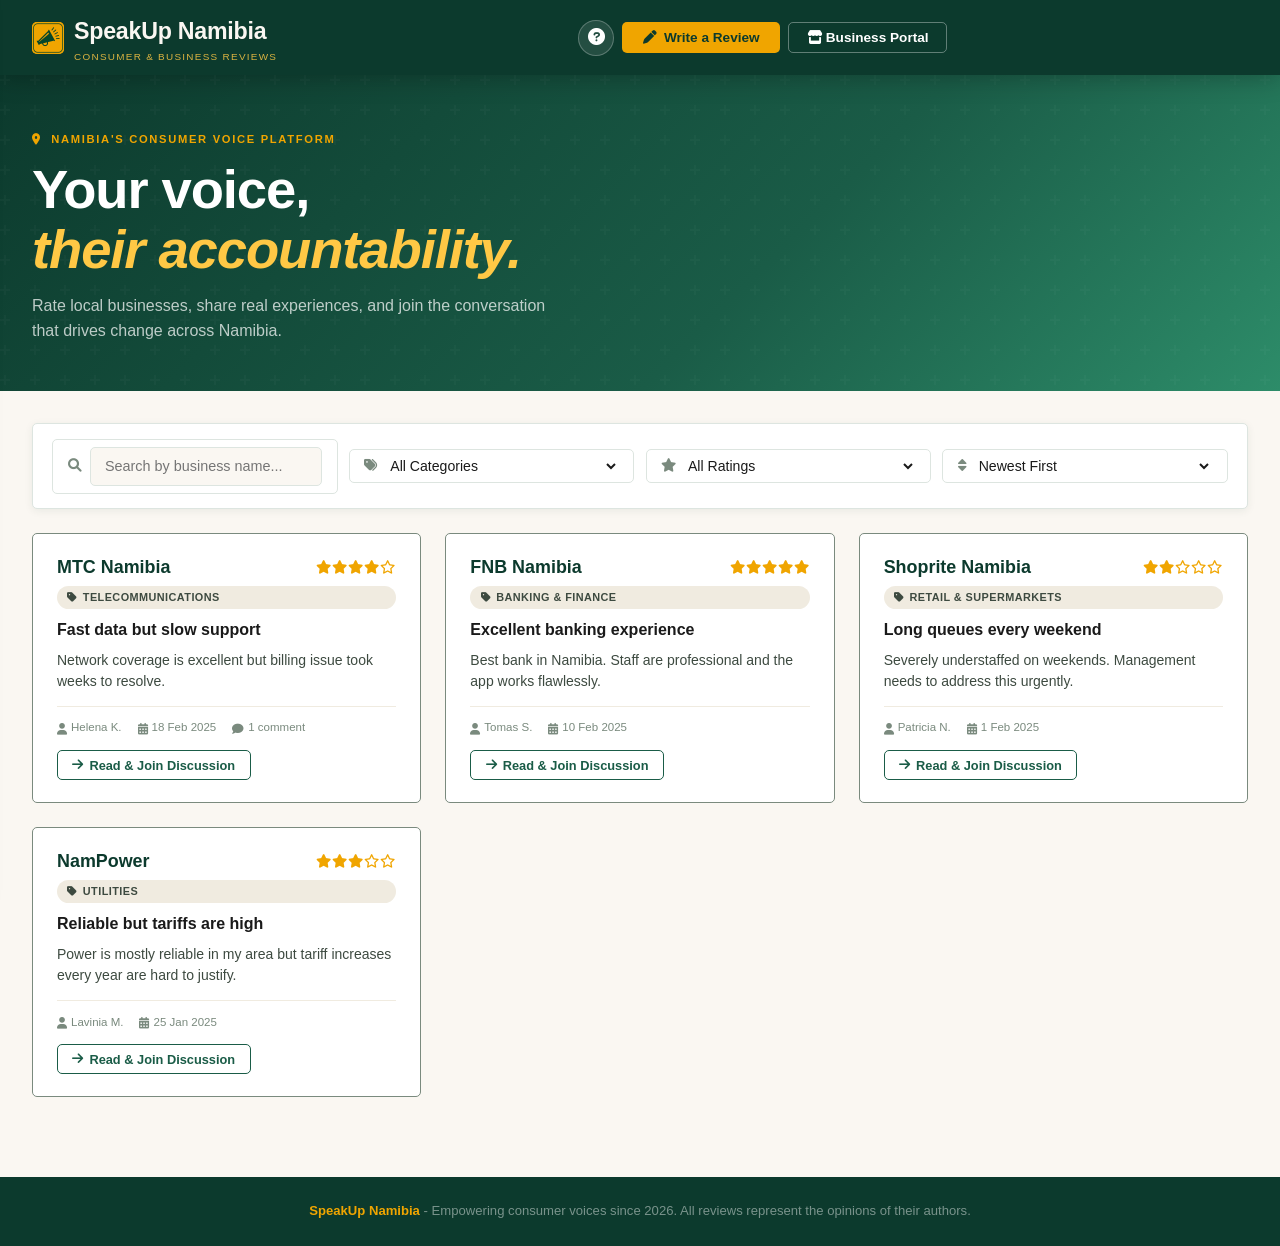
<file: index.html>
<!DOCTYPE html>
<html lang="en">

<head>
  <meta charset="UTF-8">
  <meta name="viewport" content="width=device-width, initial-scale=1.0, viewport-fit=cover">

  <!-- Primary SEO Meta Tags -->
  <title>SpeakUp Namibia</title>
  <meta name="description"
    content="SpeakUp Namibia is the country's leading consumer review platform. Read and write honest reviews about Namibian businesses, share experiences, and hold companies accountable.">
  <meta name="keywords"
    content="Namibia reviews, consumer feedback, business ratings, SpeakUp Namibia, customer reviews, Namibia business directory, verified business">
  <meta name="author" content="SpeakUp Namibia">
  <meta name="robots" content="index, follow">
  <meta name="theme-color" content="#0c3a2d">

  <!-- Canonical URL (absolute via JS fallback) -->
  <link rel="canonical" href="https://speakupnamibia.com/">

  <!-- Open Graph / Facebook -->
  <meta property="og:type" content="website">
  <meta property="og:title" content="SpeakUp Namibia - Your Voice, Their Accountability">
  <meta property="og:description"
    content="Rate and review Namibian businesses. Join thousands of consumers making informed choices and driving service excellence.">
  <meta property="og:image" content="./logo-icon.png">
  <meta property="og:url" content="https://speakupnamibia.com/">
  <meta property="og:site_name" content="SpeakUp Namibia">

  <!-- Twitter Card -->
  <meta name="twitter:card" content="summary_large_image">
  <meta name="twitter:title" content="SpeakUp Namibia - Consumer Reviews Platform">
  <meta name="twitter:description"
    content="Read authentic consumer reviews for businesses across Namibia. Share your experience and help improve accountability.">
  <meta name="twitter:image" content="./logo-icon.png">

  <!-- Structured Data: Organization + WebSite -->
  <script type="application/ld+json">
  {
    "@context": "https://schema.org",
    "@type": "Organization",
    "name": "SpeakUp Namibia",
    "url": "https://speakupnamibia.com",
    "logo": "https://speakupnamibia.com/logo-icon.png",
    "description": "Namibia's premier consumer review platform connecting customers and businesses through transparent feedback.",
    "sameAs": [
      "https://www.facebook.com/speakupnamibia",
      "https://twitter.com/speakupnamibia"
    ],
    "address": {
      "@type": "PostalAddress",
      "addressCountry": "NA"
    }
  }
  </script>
  <script type="application/ld+json">
  {
    "@context": "https://schema.org",
    "@type": "WebSite",
    "name": "SpeakUp Namibia",
    "url": "https://speakupnamibia.com",
    "potentialAction": {
      "@type": "SearchAction",
      "target": "https://speakupnamibia.com/?search={search_term_string}",
      "query-input": "required name=search_term_string"
    }
  }
  </script>

  <link rel="stylesheet" href="style.css">
  <link rel="shortcut icon" href="./logo-icon.png" type="image/x-icon">
  <link rel="stylesheet" href="https://cdnjs.cloudflare.com/ajax/libs/font-awesome/6.0.0-beta3/css/all.min.css">

  <!-- Dynamic absolute URLs for social images (works on any domain) -->
  <script>
    (function () {
      const origin = window.location.origin;
      const setMetaImage = (property, url) => {
        let meta = document.querySelector(`meta[property="${property}"], meta[name="${property}"]`);
        if (meta) meta.setAttribute('content', url);
      };
      if (origin) {
        const absoluteLogo = origin + '/logo-icon.png';
        setMetaImage('og:image', absoluteLogo);
        setMetaImage('twitter:image', absoluteLogo);
        // update canonical in case of non-root path
        const canonicalLink = document.querySelector('link[rel="canonical"]');
        if (canonicalLink && window.location.pathname === '/') canonicalLink.href = origin + '/';
      }
    })();
  </script>
</head>

<body>
  <!-- Accessibility skip link -->
  <a href="#main-content" class="skip-link"
    style="position:absolute; left:-10000px; top:auto; width:1px; height:1px; overflow:hidden;">Skip to main content</a>

  <!-- MOBILE SIDEBAR OVERLAY -->
  <div class="consumer-sidebar-overlay" id="consumerSidebarOverlay"></div>

  <!-- MOBILE SIDEBAR -->
  <aside class="consumer-sidebar" id="consumerSidebar" aria-label="Mobile navigation menu">
    <div class="consumer-sidebar-top">
      <span class="consumer-sidebar-logo"><img class="logo-image" src="./logo-icon.png" alt="SpeakUp Namibia Logo">
        SpeakUp</span>
      <button class="consumer-sidebar-close" id="consumerSidebarClose" aria-label="Close menu">&#x2715;</button>
    </div>
    <nav class="consumer-sidebar-nav" aria-label="Sidebar navigation">
      <button id="sidebarWriteReviewBtn" class="consumer-snav-btn"><i class="fas fa-pen"></i> Write a Review</button>
      <button id="sidebarBizPortalBtn" class="consumer-snav-btn"><i class="fas fa-store"></i> Business Portal</button>
      <button id="sidebarHelpBtn" class="consumer-snav-btn"><i class="fas fa-circle-question"></i> How It Works</button>
    </nav>
    <div id="consumerSidebarBizInfo" class="consumer-sidebar-biz-info"></div>
  </aside>

  <nav class="top-nav" aria-label="Main navigation">
    <div class="logo-area">
      <h2><span class="logo-icon"><img class="logo-image" src="./logo-icon.png"
            alt="SpeakUp Namibia home"></span><span>SpeakUp Namibia<span class="logo-sub">Consumer & Business
            Reviews</span></span></h2>
    </div>
    <div class="nav-buttons">
      <button id="openHelpBtn" class="btn-help" title="How SpeakUp works" aria-label="Help"><i
          class="fas fa-circle-question"></i></button>
      <button id="openWriteReviewBtnNav" class="btn-primary"><i class="fas fa-pen"></i> Write a Review</button>
      <button id="openBusinessAuthBtn" class="btn-sm btn-outline-light"><i class="fas fa-store"></i> Business
        Portal</button>
      <button class="consumer-hamburger" id="consumerHamburger" aria-label="Open menu"><i
          class="fas fa-bars"></i></button>
    </div>
    <div id="businessSessionInfo"></div>
  </nav>

  <div class="hero">
    <div class="hero-flag-mobile" aria-hidden="true">
      <div class="hf-blue"></div>
      <div class="hf-white"></div>
      <div class="hf-green"></div>
      <div class="hf-stripe"></div>
      <div class="hf-sun"><i class="fas fa-sun"></i></div>
    </div>
    <div class="hero-inner">
      <p class="hero-eyebrow"><i class="fas fa-map-marker-alt"></i>&nbsp; Namibia's Consumer Voice Platform</p>
      <h1>Your voice,<br><em>their accountability.</em></h1>
      <p class="hero-tagline">Rate local businesses, share real experiences, and join the conversation that drives
        change across Namibia.</p>
    </div>
  </div>

  <div class="page-body" id="main-content">
    <div class="controls-bar">
      <div class="control-input"><i class="fas fa-search"></i><input type="text" id="searchBusiness"
          placeholder="Search by business name..."></div>
      <div class="control-input"><i class="fas fa-tags"></i><select id="categoryFilter" aria-label="Filter by category">
          <option value="all">All Categories</option>
        </select></div>
      <div class="control-input"><i class="fas fa-star"></i><select id="ratingFilter"
          aria-label="Filter by rating"></select></div>
      <div class="control-input"><i class="fas fa-sort"></i><select id="sortBy" aria-label="Sort reviews">
          <option value="newest">Newest First</option>
          <option value="highest">Highest Rated</option>
        </select></div>
    </div>
    <div id="liveToast" class="live-toast" style="display:none;" role="alert" aria-live="polite"></div>
    <div id="reviewsContainer" class="reviews-grid">
      <div class="empty-state"><i class="fas fa-spinner fa-spin"></i><br>Loading reviews…</div>
    </div>
  </div>

  <footer class="site-footer">
    <strong>SpeakUp Namibia</strong> - Empowering consumer voices since <span id="currentYear"></span>. All reviews
    represent the opinions of their authors.
  </footer>

  <!-- HELP MODAL -->
  <div id="helpModal" class="modal" role="dialog" aria-modal="true" aria-labelledby="helpModalTitle">
    <div class="modal-content" style="max-width:560px;">
      <div class="modal-header">
        <span class="modal-title" id="helpModalTitle"><i class="fas fa-circle-question"
            style="color:var(--amber);margin-right:10px;"></i>How SpeakUp Namibia Works</span>
        <button class="btn-close" onclick="closeModal('helpModal')" aria-label="Close">&#x2715;</button>
      </div>
      <div class="help-steps">
        <div class="help-step">
          <div class="help-num">1</div>
          <div><strong>Write a Review</strong>
            <p>Share your honest experience with any Namibian business — no account needed. Choose stars, write your
              story, and publish instantly.</p>
          </div>
        </div>
        <div class="help-step">
          <div class="help-num">2</div>
          <div><strong>Browse &amp; Filter</strong>
            <p>Search by business name, filter by category or star rating, and sort to find the most relevant reviews
              quickly.</p>
          </div>
        </div>
        <div class="help-step">
          <div class="help-num">3</div>
          <div><strong>Join the Conversation</strong>
            <p>Open any review to read the full story, comment, and reply. Verified businesses can respond officially
              with their badge.</p>
          </div>
        </div>
        <div class="help-step">
          <div class="help-num">4</div>
          <div><strong>Business Portal</strong>
            <p>Business owners subscribe for <strong>N$200/month</strong> to get a Verified Badge, full analytics
              dashboard, reply to reviews, live alerts, and subscription management.</p>
          </div>
        </div>
      </div>
    </div>
  </div>

  <!-- WRITE REVIEW MODAL -->
  <div id="newReviewModal" class="modal" role="dialog" aria-modal="true" aria-labelledby="newReviewTitle">
    <div class="modal-content">
      <div class="modal-header"><span class="modal-title" id="newReviewTitle">Share Your Experience</span><button
          class="btn-close" id="closeNewModalBtn" aria-label="Close">&#x2715;</button></div>
      <form id="reviewForm" novalidate>
        <div class="form-group"><label for="businessName">Business Name *</label><input type="text" id="businessName"
            required></div>
        <div class="form-group"><label for="reviewCategory">Category *</label><select id="reviewCategory" required>
            <option value="">Select a category…</option>
          </select></div>
        <div class="form-group"><label>Your Rating *</label>
          <div id="ratingStarsInput" class="star-rating" role="radiogroup" aria-label="Rating">
            <i data-value="1" class="far fa-star" aria-label="1 star"></i><i data-value="2" class="far fa-star"
              aria-label="2 stars"></i><i data-value="3" class="far fa-star" aria-label="3 stars"></i><i data-value="4"
              class="far fa-star" aria-label="4 stars"></i><i data-value="5" class="far fa-star"
              aria-label="5 stars"></i>
          </div>
          <input type="hidden" id="selectedRating" value="0">
        </div>
        <div class="form-group"><label for="reviewTitle">Review Title *</label><input type="text" id="reviewTitle"
            required></div>
        <div class="form-group"><label for="reviewContent">Your Story *</label><textarea rows="4" id="reviewContent"
            required></textarea></div>
        <div class="form-group"><label for="userName">Your Name *</label><input type="text" id="userName"
            placeholder="Full name" required></div>
        <div class="modal-footer">
          <button type="button" class="btn-outline-dark" id="closeNewModalBtnFooter">Cancel</button>
          <button type="submit" class="btn-primary"><i class="fas fa-paper-plane"></i> Publish Review</button>
        </div>
      </form>
    </div>
  </div>

  <!-- BUSINESS AUTH MODAL -->
  <div id="businessAuthModal" class="modal" role="dialog" aria-modal="true" aria-labelledby="authModalTitle">
    <div class="modal-content" style="max-width:480px;">
      <div class="modal-header"><span class="modal-title" id="authModalTitle">Business Portal</span><button
          class="btn-close" id="closeAuthModalBtn" aria-label="Close">&#x2715;</button></div>
      <div class="tab-bar"><button id="showLoginTab" class="tab-btn active">Login</button><button id="showRegisterTab"
          class="tab-btn">Register</button></div>
      <div id="loginPanel">
        <div class="form-group"><label for="loginEmail">Email</label><input type="email" id="loginEmail"
            placeholder="business@example.com"></div>
        <div class="form-group"><label for="loginPassword">Password</label><input type="password" id="loginPassword"
            placeholder="••••••••"></div>
        <button id="doLoginBtn" class="btn-primary" style="width:100%;justify-content:center;"><i
            class="fas fa-sign-in-alt"></i> Login</button>
        <p id="loginError" class="error-msg"></p>
      </div>
      <div id="registerPanel" style="display:none;">
        <div class="sub-teaser-small"><i class="fas fa-shield-halved"></i>
          <div>Registration requires a <strong>N$200/month</strong> subscription. Fill in your details then continue to
            see all benefits.</div>
        </div>
        <div class="form-group"><label for="regBizName">Business Name</label><input type="text" id="regBizName"
            placeholder="Your business name"></div>
        <div class="form-group"><label for="regBizCategory">Category</label><select id="regBizCategory">
            <option value="">Select a category…</option>
          </select></div>
        <div class="form-group"><label for="regEmail">Email</label><input type="email" id="regEmail"
            placeholder="business@example.com"></div>
        <div class="form-group"><label for="regPassword">Password</label><input type="password" id="regPassword"
            placeholder="Min. 6 characters"></div>
        <button id="doRegisterBtn" class="btn-primary" style="width:100%;justify-content:center;"><i
            class="fas fa-user-plus"></i> Continue to Subscription</button>
        <p id="regError" class="error-msg"></p>
      </div>
    </div>
  </div>

  <!-- SUBSCRIPTION PAYWALL -->
  <div id="subscriptionModal" class="modal" role="dialog" aria-modal="true" aria-labelledby="subModalTitle">
    <div class="modal-content" style="max-width:600px;">
      <div class="modal-header"><span class="modal-title" id="subModalTitle">Business Subscription</span><button
          class="btn-close" id="closeSubModal" aria-label="Close">&#x2715;</button></div>
      <div class="sub-price-hero">
        <div class="sub-amount"><span class="sub-currency">N$</span><span class="sub-num">200</span><span
            class="sub-per">/month</span></div>
        <p class="sub-tagline">Namibia's most trusted consumer review platform — grow with us</p>
      </div>
      <h4 class="benefits-heading"><i class="fas fa-gift" style="color:var(--amber);margin-right:8px;"></i>Everything
        included:</h4>
      <ul class="benefits-list">
        <li><i class="fas fa-circle-check"></i>
          <div><strong>Verified Business Badge</strong>
            <p>A prominent green ✓ badge on every review — instantly builds consumer trust.</p>
          </div>
        </li>
        <li><i class="fas fa-circle-check"></i>
          <div><strong>Full Analytics Dashboard</strong>
            <p>Average rating, total reviews, response rate, rating breakdown, and recent activity.</p>
          </div>
        </li>
        <li><i class="fas fa-circle-check"></i>
          <div><strong>Public Review Replies</strong>
            <p>Respond publicly as your verified business. Show customers you are accountable.</p>
          </div>
        </li>
        <li><i class="fas fa-circle-check"></i>
          <div><strong>Profile &amp; Settings Control</strong>
            <p>Update business name, category, email, and password anytime.</p>
          </div>
        </li>
        <li><i class="fas fa-circle-check"></i>
          <div><strong>Priority Search Visibility</strong>
            <p>Your verified badge makes consumers more likely to trust your profile.</p>
          </div>
        </li>
        <li><i class="fas fa-circle-check"></i>
          <div><strong>Subscription Management</strong>
            <p>View expiry, active status, and renew with one click inside dashboard.</p>
          </div>
        </li>
      </ul>
      <div class="sub-footer">
        <div class="sub-note"><i class="fas fa-lock"></i> Secure payment · Cancel anytime · No hidden fees</div>
        <div class="sub-actions">
          <button class="btn-outline-dark" id="cancelSubBtn">Go Back</button>
          <button class="btn-primary" id="confirmPayBtn" style="flex:1;justify-content:center;"><i
              class="fas fa-credit-card"></i> Pay N$200 & Activate Account</button>
        </div>
      </div>
    </div>
  </div>

  <!-- LOGOUT CONFIRM -->
  <div id="logoutConfirmModal" class="modal" role="dialog" aria-modal="true">
    <div class="modal-content" style="max-width:400px;">
      <div class="modal-header"><span class="modal-title" style="font-size:1.2rem;"><i class="fas fa-right-from-bracket"
            style="color:var(--red);margin-right:10px;"></i>Confirm Logout</span><button class="btn-close"
          onclick="closeModal('logoutConfirmModal')" aria-label="Close">&#x2715;</button></div>
      <p style="color:var(--ink-mid);margin-bottom:1.5rem;line-height:1.65;">Are you sure you want to log out of the
        Business Portal? You will need to sign back in to access your dashboard and respond to reviews.</p>
      <div class="modal-footer" style="margin-top:0;padding-top:0;border-top:none;">
        <button class="btn-outline-dark" onclick="closeModal('logoutConfirmModal')">Stay Logged In</button>
        <button class="btn-danger" id="confirmLogoutBtn"><i class="fas fa-right-from-bracket"></i>Logout</button>
      </div>
    </div>
  </div>

  <!-- REVIEW DETAIL MODAL -->
  <div id="detailModal" class="modal" role="dialog" aria-modal="true" aria-labelledby="detailModalTitle">
    <div class="modal-content" id="detailModalContent"></div>
  </div>

  <script src="speakup-ws.js"></script>
  <script src="script.js"></script>
</body>

</html>
</file>
<file: style.css>
/* style.css */
*,
*::before,
*::after {
  margin: 0;
  padding: 0;
  box-sizing: border-box;
}
:root {
  --forest: #0c3a2d;
  --forest-mid: #1a5c47;
  --forest-light: #2d8c69;
  --amber: #f0a500;
  --amber-light: #ffc845;
  --cream: #faf7f2;
  --cream-dark: #f0ebe0;
  --ink: #1a1a1a;
  --ink-mid: #3d4a40;
  --muted: #7a8a7e;
  --card-bg: #ffffff;
  --border: #dde5e0;
  --red: #c0392b;
  --blue-nam: #003580;
  --green-nam: #009a44;
  --red-nam: #d21034;
  --shadow-sm: 0 2px 8px rgba(12, 58, 45, 0.07);
  --shadow-md: 0 8px 32px rgba(12, 58, 45, 0.13);
  --shadow-lg: 0 20px 60px rgba(12, 58, 45, 0.18);
  --r: 5px;
}
body {
  font-family: Arial, sans-serif;
  background: var(--cream);
  color: var(--ink);
  line-height: 1.55;
  min-height: 100vh;
}
/* NAV */
.top-nav {
  position: sticky;
  top: 0;
  z-index: 200;
  background: var(--forest);
  display: flex;
  justify-content: space-between;
  align-items: center;
  flex-wrap: wrap;
  gap: 0.8rem;
  padding: 0.85rem 2rem;
  box-shadow: 0 2px 24px rgba(0, 0, 0, 0.28);
}
.logo-area h2 {
  color: var(--cream);
  font-family: Arial, sans-serif;
  font-weight: 900;
  font-size: 1.45rem;
  display: flex;
  align-items: center;
  gap: 10px;
  letter-spacing: -0.01em;
}
.logo-icon,
.logo-image {
  background: var(--amber);
  color: var(--forest);
  width: 32px;
  height: 32px;
  border-radius: var(--r);
  display: inline-flex;
  align-items: center;
  justify-content: center;
  font-size: 0.9rem;
  flex-shrink: 0;
}
.logo-sub {
  font-family: Arial, sans-serif;
  font-size: 0.62rem;
  font-weight: 400;
  letter-spacing: 0.13em;
  text-transform: uppercase;
  color: var(--amber-light);
  opacity: 0.85;
  display: block;
  line-height: 1;
  margin-top: 2px;
}
.nav-buttons {
  display: flex;
  gap: 8px;
  align-items: center;
  flex-wrap: wrap;
}
.btn-help {
  background: rgba(255, 255, 255, 0.1);
  border: 1.5px solid rgba(255, 255, 255, 0.25);
  color: #fff;
  width: 36px;
  height: 36px;
  border-radius: 50%;
  cursor: pointer;
  display: inline-flex;
  align-items: center;
  justify-content: center;
  font-size: 1.05rem;
  transition: all 0.15s;
}
.btn-help:hover {
  background: rgba(255, 255, 255, 0.2);
  border-color: #fff;
}
.ws-status {
  display: flex;
  align-items: center;
  gap: 6px;
  font-size: 0.7rem;
  color: rgba(255, 255, 255, 0.5);
  font-weight: 500;
  letter-spacing: 0.04em;
}
.ws-dot {
  width: 7px;
  height: 7px;
  border-radius: 50%;
  display: inline-block;
  transition: background 0.4s;
}
.ws-dot.connected {
  background: #4ade80;
  box-shadow: 0 0 6px #4ade80aa;
  animation: pgr 2s infinite;
}
.ws-dot.disconnected {
  background: #f87171;
}
.ws-dot.connecting {
  background: var(--amber);
  animation: pam 1s infinite;
}
@keyframes pgr {
  0%,
  100% {
    opacity: 1;
  }
  50% {
    opacity: 0.5;
  }
}
@keyframes pam {
  0%,
  100% {
    opacity: 1;
  }
  50% {
    opacity: 0.4;
  }
}
.live-toast {
  background: var(--forest);
  color: #fff;
  padding: 0.7rem 1.2rem;
  border-radius: var(--r);
  margin-bottom: 1rem;
  display: flex;
  align-items: center;
  gap: 10px;
  font-size: 0.85rem;
  animation: sld 0.3s ease;
  border-left: 4px solid var(--amber);
}
@keyframes sld {
  from {
    opacity: 0;
    transform: translateY(-10px);
  }
  to {
    opacity: 1;
    transform: translateY(0);
  }
}
/* BUTTONS */
.btn-sm {
  padding: 0.45rem 1.1rem;
  font-weight: 600;
  font-size: 0.85rem;
  cursor: pointer;
  border: none;
  transition: all 0.15s;
  white-space: nowrap;
  border-radius: var(--r);
}
.btn-outline-light {
  background: transparent;
  border: 1.5px solid rgba(255, 255, 255, 0.35);
  color: #fff;
  border-radius: var(--r);
}
.btn-outline-light:hover {
  background: rgba(255, 255, 255, 0.1);
  border-color: #fff;
}
.btn-outline-dark {
  background: transparent;
  border: 1.5px solid var(--forest);
  color: var(--forest);
  padding: 0.45rem 1.1rem;
  font-weight: 600;
  font-size: 0.85rem;
  cursor: pointer;
  transition: all 0.15s;
  border-radius: var(--r);
}
.btn-outline-dark:hover {
  background: var(--forest);
  color: #fff;
}
.btn-primary {
  background: var(--amber);
  color: var(--forest);
  border: none;
  padding: 0.5rem 1.3rem;
  font-weight: 700;
  font-size: 0.85rem;
  cursor: pointer;
  display: inline-flex;
  align-items: center;
  gap: 7px;
  transition: all 0.15s;
  border-radius: var(--r);
  font-family: Arial, sans-serif;
}
.btn-primary:hover {
  background: var(--amber-light);
  transform: translateY(-1px);
  box-shadow: 0 4px 14px rgba(240, 165, 0, 0.35);
}
.btn-danger {
  background: var(--red);
  color: #fff;
  border: none;
  padding: 0.48rem 1rem;
  font-weight: 600;
  font-size: 0.85rem;
  cursor: pointer;
  transition: background 0.15s;
  border-radius: var(--r);
  display: inline-flex;
  align-items: center;
  gap: 7px;
}
.btn-danger:hover {
  background: #a93226;
}
.badge-business {
  background: var(--amber);
  color: var(--forest);
  padding: 0.35rem 0.9rem;
  font-size: 0.8rem;
  font-weight: 700;
  display: inline-flex;
  align-items: center;
  gap: 8px;
  border-radius: var(--r);
}
.badge-business a {
  color: var(--forest);
  text-decoration: underline;
  cursor: pointer;
}
.badge-verified {
  background: var(--forest-light);
  color: #fff;
  font-size: 0.6rem;
  font-weight: 700;
  letter-spacing: 0.05em;
  padding: 2px 7px;
  text-transform: uppercase;
  border-radius: 999px;
}
/* HERO */
.hero {
  background: linear-gradient(
    135deg,
    var(--forest) 0%,
    var(--forest-mid) 60%,
    var(--forest-light) 100%
  );
  color: #fff;
  padding: 3.5rem 2rem 3rem;
  position: relative;
  overflow: hidden;
}
.hero::before {
  content: "";
  position: absolute;
  inset: 0;
  background: url("data:image/svg+xml,%3Csvg width='60' height='60' xmlns='http://www.w3.org/2000/svg'%3E%3Cg fill='%23fff' fill-opacity='.025'%3E%3Cpath d='M36 34v-4h-2v4h-4v2h4v4h2v-4h4v-2h-4zm0-30V0h-2v4h-4v2h4v4h2V6h4V4h-4zM6 34v-4H4v4H0v2h4v4h2v-4h4v-2H6zM6 4V0H4v4H0v2h4v4h2V6h4V4H6z'/%3E%3C/g%3E%3C/svg%3E")
    repeat;
}
.hero-flag-mobile {
  display: none;
}
.hero-inner {
  max-width: 1280px;
  margin: 0 auto;
  position: relative;
  z-index: 1;
}
.hero-eyebrow {
  font-size: 0.7rem;
  font-weight: 600;
  letter-spacing: 0.15em;
  text-transform: uppercase;
  color: var(--amber);
  margin-bottom: 0.75rem;
}
.hero h1 {
  font-family: Arial, sans-serif;
  font-weight: 900;
  font-size: clamp(2rem, 5vw, 3.4rem);
  line-height: 1.1;
  letter-spacing: -0.02em;
  margin-bottom: 0.85rem;
}
.hero h1 em {
  font-style: italic;
  color: var(--amber-light);
}
.hero-tagline {
  font-size: 1rem;
  color: rgba(255, 255, 255, 0.72);
  max-width: 520px;
  font-weight: 300;
}
/* MOBILE FLAG */
@media (max-width: 640px) {
  .hero {
    padding: 2rem 1rem;
  }
}
/* PAGE */
.page-body {
  max-width: 1280px;
  margin: 0 auto;
  padding: 2rem;
}
.controls-bar {
  background: var(--card-bg);
  padding: 0.9rem 1.2rem;
  margin-bottom: 1.5rem;
  display: flex;
  flex-wrap: wrap;
  gap: 0.7rem;
  align-items: center;
  box-shadow: var(--shadow-sm);
  border: 1px solid var(--border);
  border-radius: var(--r);
}
.control-input {
  display: flex;
  align-items: center;
  gap: 8px;
  border: 1.5px solid var(--border);
  padding: 0.45rem 0.9rem;
  flex: 1;
  min-width: 160px;
  transition: border-color 0.15s;
  background: #fff;
  border-radius: var(--r);
}
.control-input:focus-within {
  border-color: var(--forest-mid);
}
.control-input i {
  color: var(--muted);
  font-size: 0.85rem;
}
.control-input input,
.control-input select {
  border: none;
  background: transparent;
  padding: 0;
  font-size: 0.88rem;
  outline: none;
  color: var(--ink);
  width: 100%;
  font-family: Arial, sans-serif;
}
/* CARDS */
.reviews-grid {
  display: grid;
  grid-template-columns: repeat(auto-fill, minmax(320px, 1fr));
  gap: 1.5rem;
}
.review-card {
  background: var(--card-bg);
  padding: 1.4rem 1.5rem;
  border: 1px solid var(--muted);
  transition: transform 0.2s, box-shadow 0.2s;
  display: flex;
  flex-direction: column;
  border-radius: var(--r);
}
.review-card:hover {
  transform: translateY(-3px);
  box-shadow: var(--shadow-md);
}
.review-card.is-new {
  animation: newc 0.6s ease;
  border-color: var(--amber);
}
@keyframes newc {
  0% {
    box-shadow: 0 0 0 4px rgba(240, 165, 0, 0.4);
  }
  100% {
    box-shadow: var(--shadow-sm);
  }
}
.card-top {
  display: flex;
  justify-content: space-between;
  align-items: flex-start;
  gap: 0.5rem;
  margin-bottom: 0.5rem;
}
.business-name {
  font-family: Arial, sans-serif;
  font-size: 1.12rem;
  font-weight: 700;
  color: var(--forest);
  line-height: 1.2;
}
.stars {
  color: var(--amber);
  font-size: 0.85rem;
  white-space: nowrap;
  letter-spacing: 1px;
}
.category-tag {
  display: inline-flex;
  align-items: center;
  gap: 5px;
  background: var(--cream-dark);
  color: var(--ink-mid);
  padding: 0.18rem 0.65rem;
  font-size: 0.68rem;
  font-weight: 600;
  letter-spacing: 0.04em;
  text-transform: uppercase;
  margin-bottom: 0.6rem;
  border-radius: 999px;
}
.review-title {
  font-weight: 700;
  font-size: 1rem;
  margin-bottom: 0.4rem;
}
.review-snippet {
  font-size: 0.875rem;
  color: var(--ink-mid);
  line-height: 1.55;
  flex: 1;
}
.review-meta {
  display: flex;
  gap: 1rem;
  flex-wrap: wrap;
  font-size: 0.72rem;
  color: var(--muted);
  border-top: 1px solid var(--cream-dark);
  padding-top: 0.8rem;
  margin-top: 0.8rem;
}
.review-meta span {
  display: inline-flex;
  align-items: center;
  gap: 4px;
}
.btn-detail {
  background: none;
  border: 1.5px solid var(--forest-mid);
  color: var(--forest-mid);
  font-weight: 600;
  cursor: pointer;
  margin-top: 0.8rem;
  font-size: 0.8rem;
  padding: 0.4rem 0.9rem;
  transition: all 0.15s;
  display: inline-flex;
  align-items: center;
  gap: 6px;
  align-self: flex-start;
  border-radius: var(--r);
  font-family: Arial, sans-serif;
}
.btn-detail:hover {
  background: var(--forest);
  color: #fff;
  border-color: var(--forest);
}
.empty-state {
  grid-column: 1/-1;
  text-align: center;
  padding: 4rem 2rem;
  color: var(--muted);
  font-size: 1rem;
  line-height: 2;
}
.empty-state i {
  font-size: 2.5rem;
  display: block;
  margin-bottom: 1rem;
  opacity: 0.4;
}
/* MODALS */
.modal {
  display: none;
  position: fixed;
  inset: 0;
  background: rgba(12, 58, 45, 0.55);
  backdrop-filter: blur(6px);
  justify-content: center;
  align-items: center;
  z-index: 1000;
  padding: 1rem;
}
.modal-content {
  background: var(--card-bg);
  max-width: 680px;
  width: 100%;
  max-height: 90vh;
  padding: 2rem;
  overflow-y: auto;
  box-shadow: var(--shadow-lg);
  animation: su 0.25s ease;
  border-radius: var(--r);
}
@keyframes su {
  from {
    opacity: 0;
    transform: translateY(18px);
  }
  to {
    opacity: 1;
    transform: translateY(0);
  }
}
.modal-header {
  display: flex;
  justify-content: space-between;
  align-items: center;
  margin-bottom: 1.5rem;
  gap: 1rem;
}
.modal-title {
  font-family: Arial, sans-serif;
  font-size: 1.45rem;
  font-weight: 700;
  color: var(--forest);
}
.btn-close {
  background: var(--cream-dark);
  border: none;
  width: 34px;
  height: 34px;
  cursor: pointer;
  font-size: 1rem;
  color: var(--muted);
  display: flex;
  align-items: center;
  justify-content: center;
  transition: all 0.15s;
  border-radius: var(--r);
  flex-shrink: 0;
}
.btn-close:hover {
  background: var(--red);
  color: #fff;
}
.modal-footer {
  display: flex;
  gap: 0.7rem;
  justify-content: flex-end;
  margin-top: 1.5rem;
  padding-top: 1rem;
  border-top: 1px solid var(--border);
}
/* FORMS */
.form-group {
  margin-bottom: 1.1rem;
}
.form-group label {
  font-weight: 600;
  font-size: 0.78rem;
  letter-spacing: 0.05em;
  text-transform: uppercase;
  color: var(--ink-mid);
  display: block;
  margin-bottom: 6px;
}
input[type="text"],
input[type="email"],
input[type="password"],
textarea,
select {
  width: 100%;
  padding: 0.65rem 0.9rem;
  border: 1.5px solid var(--border);
  font-family: Arial, sans-serif;
  font-size: 0.9rem;
  color: var(--ink);
  background: var(--cream);
  transition: border-color 0.15s;
  border-radius: var(--r);
}
textarea {
  height: 120px;
  resize: none;
}
input:focus,
textarea:focus,
select:focus {
  outline: none;
  border-color: var(--forest-mid);
  background: #fff;
}
.star-rating {
  display: flex;
  gap: 6px;
  font-size: 1.7rem;
  cursor: pointer;
  margin-bottom: 4px;
}
.star-rating i {
  transition: transform 0.1s;
  color: #cbd5e1;
}
.star-rating i:hover {
  transform: scale(1.15);
}
.tab-bar {
  display: flex;
  margin-bottom: 1.4rem;
  background: var(--cream-dark);
  padding: 3px;
  border-radius: var(--r);
}
.tab-btn {
  flex: 1;
  padding: 0.5rem;
  border: none;
  background: transparent;
  font-family: Arial, sans-serif;
  font-weight: 600;
  font-size: 0.85rem;
  color: var(--muted);
  cursor: pointer;
  transition: all 0.15s;
  border-radius: var(--r);
  text-transform: uppercase;
  letter-spacing: 0.04em;
}
.tab-btn.active {
  background: var(--forest);
  color: #fff;
}
.error-msg {
  color: var(--red);
  font-size: 0.82rem;
  margin-top: 0.5rem;
  font-weight: 500;
  min-height: 1.2rem;
}
/* COMMENTS */
.comment-section {
  margin-top: 1.2rem;
}
.comment-section h4 {
  font-family: Arial, sans-serif;
  font-size: 1.1rem;
  margin-bottom: 0.8rem;
  color: var(--forest);
}
.comment {
  background: var(--cream);
  padding: 0.9rem 1rem;
  margin: 0.6rem 0;
  border-left: 3px solid var(--forest-mid);
  border-radius: 0 var(--r) var(--r) 0;
}
.comment.comment-reply {
  margin-left: 1.5rem;
  border-left-color: var(--amber);
  background: var(--cream-dark);
}
.comment-meta {
  font-size: 0.72rem;
  color: var(--muted);
  margin-bottom: 5px;
  display: flex;
  flex-wrap: wrap;
  gap: 8px;
  align-items: center;
}
.comment-meta strong {
  color: var(--ink);
  font-size: 0.82rem;
}
.reply-btn {
  background: none;
  border: none;
  color: var(--forest-mid);
  font-size: 0.72rem;
  font-weight: 600;
  cursor: pointer;
  margin-top: 5px;
  padding: 2px 0;
  display: inline-flex;
  align-items: center;
  gap: 4px;
  font-family: Arial, sans-serif;
}
.reply-btn:hover {
  color: var(--forest);
}
.reply-form {
  display: none;
  margin-top: 8px;
  background: #fff;
  padding: 0.7rem;
  border: 1px solid var(--border);
  border-radius: var(--r);
}
.reply-form input {
  margin-bottom: 6px;
  font-size: 0.85rem;
  padding: 0.5rem 0.8rem;
}
/* SUBSCRIPTION */
.sub-price-hero {
  background: linear-gradient(135deg, var(--forest), var(--forest-mid));
  color: #fff;
  padding: 1.5rem 1.5rem 1.2rem;
  border-radius: var(--r);
  margin-bottom: 1.4rem;
  text-align: center;
}
.sub-amount {
  font-family: Arial, sans-serif;
  display: flex;
  align-items: flex-end;
  justify-content: center;
  gap: 0;
  line-height: 1;
  margin-bottom: 8px;
}
.sub-currency {
  font-size: 1.6rem;
  font-weight: 700;
  color: var(--amber);
  padding-top: 8px;
}
.sub-num {
  font-size: 4rem;
  font-weight: 900;
  color: var(--amber);
}
.sub-per {
  font-size: 1rem;
  color: rgba(255, 255, 255, 0.55);
  padding-bottom: 8px;
  margin-left: 4px;
}
.sub-tagline {
  color: rgba(255, 255, 255, 0.65);
  font-size: 0.88rem;
}
.benefits-heading {
  font-size: 0.82rem;
  font-weight: 700;
  text-transform: uppercase;
  letter-spacing: 0.07em;
  color: var(--muted);
  margin-bottom: 0.9rem;
}
.benefits-list {
  list-style: none;
  display: flex;
  flex-direction: column;
  gap: 0.85rem;
  margin-bottom: 1.5rem;
}
.benefits-list li {
  display: flex;
  gap: 1rem;
  align-items: flex-start;
}
.benefits-list > li > i {
  color: var(--forest-light);
  font-size: 1.15rem;
  margin-top: 2px;
  flex-shrink: 0;
}
.benefits-list li strong {
  display: block;
  font-size: 0.9rem;
  margin-bottom: 2px;
}
.benefits-list li p {
  font-size: 0.8rem;
  color: var(--muted);
  line-height: 1.45;
}
.sub-footer {
  border-top: 1px solid var(--border);
  padding-top: 1.2rem;
}
.sub-note {
  font-size: 0.77rem;
  color: var(--muted);
  margin-bottom: 0.9rem;
  display: flex;
  align-items: center;
  gap: 6px;
}
.sub-actions {
  display: flex;
  gap: 10px;
  flex-wrap: wrap;
}
.sub-teaser-small {
  background: #fefce8;
  border: 1px solid var(--amber);
  border-radius: var(--r);
  padding: 0.8rem 1rem;
  display: flex;
  gap: 0.8rem;
  align-items: flex-start;
  margin-bottom: 1.1rem;
  font-size: 0.85rem;
  color: var(--ink-mid);
}
.sub-teaser-small i {
  color: var(--amber);
  font-size: 1.1rem;
  margin-top: 1px;
  flex-shrink: 0;
}
/* HELP */
.help-steps {
  display: flex;
  flex-direction: column;
  gap: 1.1rem;
}
.help-step {
  display: flex;
  gap: 1rem;
  align-items: flex-start;
  padding: 0.9rem 1rem;
  background: var(--cream);
  border-radius: var(--r);
}
.help-num {
  width: 32px;
  height: 32px;
  border-radius: 50%;
  background: var(--forest);
  color: var(--amber);
  display: flex;
  align-items: center;
  justify-content: center;
  font-weight: 700;
  font-size: 0.85rem;
  flex-shrink: 0;
}
.help-step strong {
  display: block;
  font-size: 0.95rem;
  color: var(--forest);
  margin-bottom: 3px;
}
.help-step p {
  font-size: 0.83rem;
  color: var(--ink-mid);
  line-height: 1.5;
}
/* FOOTER */
.site-footer {
  background: var(--forest);
  color: rgba(255, 255, 255, 0.45);
  text-align: center;
  padding: 1.5rem 2rem;
  font-size: 0.82rem;
  margin-top: 3rem;
}
.site-footer strong {
  color: var(--amber);
}
/* RESPONSIVE */
@media (max-width: 640px) {
  .top-nav {
    padding: 0.75rem 1rem;
  }
  .logo-area h2 {
    font-size: 1.2rem;
  }
  .page-body {
    padding: 1.2rem 1rem;
  }
  .controls-bar {
    flex-direction: column;
    align-items: stretch;
  }
  .control-input {
    width: 100% !important;
    min-width: unset;
    flex: none;
  }
  .modal-content {
    padding: 1.4rem;
  }
  .reviews-grid {
    grid-template-columns: 1fr;
  }
}
/* ── CONSUMER MOBILE HAMBURGER & SIDEBAR ── */
.consumer-hamburger {
  display: none;
  background: transparent;
  border: none;
  color: rgba(255, 255, 255, 0.85);
  font-size: 1.25rem;
  cursor: pointer;
  padding: 0.3rem 0.5rem;
  border-radius: var(--r);
  transition: background 0.15s;
  margin-left: auto;
  flex-shrink: 0;
}
.consumer-hamburger:hover {
  background: rgba(255, 255, 255, 0.12);
}
.consumer-sidebar-overlay {
  display: none;
  position: fixed;
  inset: 0;
  background: rgba(0, 0, 0, 0.5);
  z-index: 300;
  backdrop-filter: blur(2px);
}
.consumer-sidebar-overlay.active {
  display: block;
}
.consumer-sidebar {
  position: fixed;
  top: 0;
  left: -320px;
  width: 285px;
  height: 100vh;
  background: var(--forest);
  z-index: 310;
  display: flex;
  flex-direction: column;
  padding: 0;
  transition: left 0.28s ease;
  box-shadow: 4px 0 28px rgba(0, 0, 0, 0.38);
  overflow-y: auto;
}
.consumer-sidebar.open {
  left: 0;
}
.consumer-sidebar-top {
  display: flex;
  align-items: center;
  justify-content: space-between;
  padding: 1.1rem 1.2rem;
  border-bottom: 1px solid rgba(255, 255, 255, 0.1);
}
.consumer-sidebar-logo {
  color: var(--cream);
  font-family: Arial, sans-serif;
  font-weight: 900;
  font-size: 1.15rem;
  display: flex;
  align-items: center;
  gap: 8px;
}
.consumer-sidebar-logo i {
  background: var(--amber);
  color: var(--forest);
  width: 28px;
  height: 28px;
  border-radius: var(--r);
  display: inline-flex;
  align-items: center;
  justify-content: center;
  font-size: 0.8rem;
}
.consumer-sidebar-close {
  background: rgba(255, 255, 255, 0.08);
  border: none;
  color: rgba(255, 255, 255, 0.7);
  width: 32px;
  height: 32px;
  border-radius: 50%;
  cursor: pointer;
  font-size: 1rem;
  display: flex;
  align-items: center;
  justify-content: center;
  transition: all 0.15s;
}
.consumer-sidebar-close:hover {
  background: rgba(255, 255, 255, 0.18);
  color: #fff;
}
.consumer-sidebar-nav {
  display: flex;
  flex-direction: column;
  padding: 1rem 0.8rem;
  gap: 4px;
}
.consumer-snav-btn {
  background: transparent;
  border: none;
  color: rgba(255, 255, 255, 0.75);
  padding: 0.7rem 1rem;
  border-radius: var(--r);
  display: flex;
  align-items: center;
  gap: 10px;
  font-size: 0.92rem;
  font-weight: 600;
  cursor: pointer;
  transition: all 0.15s;
  text-align: left;
  font-family: Arial, sans-serif;
  width: 100%;
}
.consumer-snav-btn:hover {
  background: rgba(255, 255, 255, 0.1);
  color: #fff;
}
.consumer-snav-btn.danger {
  color: #f87171;
}
.consumer-snav-btn.danger:hover {
  background: rgba(248, 113, 113, 0.12);
}
.consumer-sidebar-biz-info {
  padding: 0 0.8rem 1rem;
}
.consumer-sidebar-biz-block {
  background: rgba(255, 255, 255, 0.07);
  border: 1px solid rgba(255, 255, 255, 0.12);
  border-radius: var(--r);
  padding: 0.8rem;
  display: flex;
  flex-direction: column;
  gap: 4px;
  color: rgba(255, 255, 255, 0.7);
  font-size: 0.85rem;
  font-weight: 600;
}
.consumer-sidebar-biz-block i {
  color: var(--amber);
  margin-right: 6px;
}
@media (max-width: 700px) {
  .consumer-hamburger {
    display: flex;
    align-items: center;
    margin-left: auto;
  }
  .nav-buttons .btn-primary,
  .nav-buttons .btn-outline-light,
  .nav-buttons .btn-help {
    display: none;
  }
}
/* Additional SEO improvements: skip link visibility */
.skip-link:focus {
  left: 10px;
  top: 10px;
  width: auto;
  height: auto;
  background: var(--forest);
  color: white;
  padding: 8px 12px;
  z-index: 10000;
  border-radius: var(--r);
  font-size: 0.9rem;
}
</file>
<file: business.css>
/* business.css */
/* ═══════════════════════════════════════
   SpeakUp Namibia — business.css
   Business Portal exclusive styles
═══════════════════════════════════════ */

/* Page layout */
.biz-body {
  background: var(--cream-dark);
  font-family: Arial, sans-serif;
}

/* ── TOP BAR ── */
.biz-topbar {
  position: sticky;
  top: 0;
  z-index: 200;
  background: var(--forest);
  display: flex;
  justify-content: space-between;
  align-items: center;
  padding: 0.75rem 1.5rem;
  box-shadow: 0 2px 20px rgba(0, 0, 0, 0.28);
  gap: 1rem;
  flex-wrap: wrap;
}
.biz-logo {
  display: flex;
  align-items: center;
  gap: 10px;
  text-decoration: none;
  color: var(--cream);
  font-family: Arial, sans-serif;
  font-weight: 900;
  font-size: 1.35rem;
}
.biz-logo-portal {
  font-family: Arial, sans-serif;
  font-size: 0.65rem;
  font-weight: 500;
  text-transform: uppercase;
  letter-spacing: 0.12em;
  color: var(--amber-light);
  display: block;
  line-height: 1;
  margin-top: 2px;
}
.biz-topbar-right {
  display: flex;
  align-items: center;
  gap: 1rem;
  flex-wrap: wrap;
}
.biz-top-info {
  font-size: 0.82rem;
  color: rgba(255, 255, 255, 0.6);
}

/* ── PORTAL LAYOUT ── */
.biz-portal-layout {
  display: flex;
  min-height: calc(100vh - 58px);
}

/* ── SIDEBAR ── */
.biz-sidebar {
  width: 240px;
  flex-shrink: 0;
  background: var(--forest);
  display: flex;
  flex-direction: column;
  padding: 1.5rem 1rem 1rem;
  position: sticky;
  top: 58px;
  height: calc(100vh - 58px);
  overflow-y: auto;
}
.biz-sidebar-header {
  text-align: center;
  padding-bottom: 1.2rem;
  border-bottom: 1px solid rgba(255, 255, 255, 0.1);
  margin-bottom: 1rem;
}
.biz-avatar {
  width: 60px;
  height: 60px;
  border-radius: 50%;
  background: var(--border);
  color: var(--forest);
  font-size: 1.5rem;
  display: flex;
  align-items: center;
  justify-content: center;
  margin: 0 auto 0.6rem;
  overflow: hidden;
}
.biz-avatar img {
  width: 100%;
  height: 100%;
  object-fit: cover;
}
.biz-avatar-name {
  font-family: Arial, sans-serif;
  font-size: 1rem;
  font-weight: 700;
  color: #fff;
  margin-bottom: 6px;
  word-break: break-word;
}
.biz-badge-verified {
  display: inline-block;
  margin: 4px auto 0;
  background: var(--forest-light);
  font-size: 0.6rem;
}
.biz-sidebar-nav {
  display: flex;
  flex-direction: column;
  gap: 4px;
  flex: 1;
}
.biz-nav-btn {
  background: transparent;
  border: none;
  color: rgba(255, 255, 255, 0.6);
  padding: 0.65rem 0.9rem;
  border-radius: var(--r);
  display: flex;
  align-items: center;
  gap: 10px;
  font-size: 0.88rem;
  font-weight: 600;
  cursor: pointer;
  transition: all 0.15s;
  text-align: left;
  font-family: Arial, sans-serif;
  letter-spacing: 0.01em;
}
.biz-nav-btn:hover {
  background: rgba(255, 255, 255, 0.08);
  color: #fff;
}
.biz-nav-btn.active {
  background: var(--amber);
  color: var(--forest);
}
.biz-nav-btn i {
  width: 16px;
  text-align: center;
}
.biz-sidebar-footer {
  border-top: 1px solid rgba(255, 255, 255, 0.1);
  padding-top: 1rem;
  margin-top: 0.5rem;
  display: flex;
  flex-direction: column;
  gap: 8px;
}
.biz-sub-check-btn {
  width: 100%;
  background: rgba(255, 255, 255, 0.08);
  border: 1px solid rgba(255, 255, 255, 0.18);
  color: rgba(255, 255, 255, 0.8);
  padding: 0.5rem;
  border-radius: var(--r);
  font-size: 0.82rem;
  font-weight: 600;
  cursor: pointer;
  transition: all 0.15s;
  display: flex;
  align-items: center;
  justify-content: center;
  gap: 6px;
  font-family: Arial, sans-serif;
}
.biz-sub-check-btn:hover {
  background: rgba(255, 255, 255, 0.15);
  color: #fff;
}
.biz-logout-btn {
  width: 100%;
  justify-content: center;
}

/* ── MAIN CONTENT ── */
.biz-main {
  flex: 1;
  padding: 2rem;
  overflow-y: auto;
  min-width: 0;
}

/* ── TAB ── */
.biz-tab-header {
  margin-bottom: 1.5rem;
  display: flex;
  align-items: flex-start;
  justify-content: space-between;
  flex-wrap: wrap;
  gap: 1rem;
}
.biz-tab-title {
  font-family: Arial, sans-serif;
  font-weight: 900;
  font-size: 1.8rem;
  color: var(--forest);
  line-height: 1.1;
}
.biz-tab-meta {
  display: flex;
  align-items: center;
  gap: 8px;
  font-size: 0.82rem;
  color: var(--muted);
}

/* ── STATS ── */
.biz-stats-grid {
  display: grid;
  grid-template-columns: repeat(auto-fit, minmax(140px, 1fr));
  gap: 1rem;
  margin-bottom: 2rem;
}
.biz-stat-card {
  background: var(--forest);
  color: #fff;
  padding: 1.2rem;
  text-align: center;
  border-radius: var(--r);
  position: relative;
  overflow: hidden;
}
.biz-stat-card::after {
  content: "";
  position: absolute;
  top: -20px;
  right: -20px;
  width: 60px;
  height: 60px;
  border-radius: 50%;
  background: rgba(255, 255, 255, 0.04);
}
.biz-stat-card i {
  color: var(--amber);
  margin-bottom: 6px;
  font-size: 1.2rem;
  display: block;
}
.biz-stat-card strong {
  font-size: 1.6rem;
  display: block;
  font-family: Arial, sans-serif;
  font-weight: 900;
}
.biz-stat-card span {
  font-size: 0.7rem;
  color: rgba(255, 255, 255, 0.55);
  text-transform: uppercase;
  letter-spacing: 0.06em;
}

/* ── TWO-COL ── */
.biz-two-col {
  display: grid;
  grid-template-columns: 1fr 1fr;
  gap: 1.5rem;
}
.biz-panel {
  background: var(--card-bg);
  border: 1px solid var(--border);
  border-radius: var(--r);
  padding: 1.3rem;
  box-shadow: var(--shadow-sm);
}
.biz-panel-title {
  font-size: 0.88rem;
  font-weight: 700;
  text-transform: uppercase;
  letter-spacing: 0.07em;
  color: var(--muted);
  margin-bottom: 1rem;
  display: flex;
  align-items: center;
  gap: 8px;
}

/* ── RATING BREAKDOWN ── */
.rb-row {
  display: flex;
  align-items: center;
  gap: 10px;
  font-size: 0.82rem;
  margin-bottom: 6px;
}
.rb-label {
  width: 44px;
  color: var(--muted);
  text-align: right;
  white-space: nowrap;
}
.rb-bar-bg {
  flex: 1;
  background: var(--cream-dark);
  height: 9px;
  border-radius: 999px;
  overflow: hidden;
}
.rb-bar {
  height: 100%;
  background: var(--amber);
  border-radius: 999px;
  transition: width 0.5s ease;
}
.rb-count {
  width: 24px;
  color: var(--muted);
  font-size: 0.78rem;
}

/* ── ACTIVITY ── */
.activity-item {
  display: flex;
  gap: 0.75rem;
  padding: 0.65rem 0;
  border-bottom: 1px solid var(--cream-dark);
  align-items: flex-start;
}
.activity-item:last-child {
  border-bottom: none;
}
.activity-dot {
  width: 28px;
  height: 28px;
  border-radius: 50%;
  display: flex;
  align-items: center;
  justify-content: center;
  font-size: 0.75rem;
  flex-shrink: 0;
}
.activity-dot.rev {
  background: #e8f5e9;
  color: var(--forest-mid);
}
.activity-dot.cmt {
  background: #fff8e1;
  color: #b8860b;
}
.activity-text {
  font-size: 0.83rem;
  line-height: 1.4;
}
.activity-text small {
  color: var(--muted);
  font-size: 0.75rem;
}

/* ── REVIEWS LIST ── */
.biz-review-item {
  background: var(--card-bg);
  border: 1px solid var(--border);
  border-radius: var(--r);
  padding: 1.2rem;
  margin-bottom: 1rem;
  box-shadow: var(--shadow-sm);
}
.biz-review-top {
  display: flex;
  justify-content: space-between;
  align-items: flex-start;
  gap: 0.5rem;
  margin-bottom: 0.5rem;
}
.biz-review-title-row {
  font-family: Arial, sans-serif;
  font-weight: 700;
  font-size: 1.05rem;
  color: var(--forest);
}
.biz-review-meta-row {
  font-size: 0.75rem;
  color: var(--muted);
  margin-bottom: 0.7rem;
}
.biz-review-content {
  font-size: 0.875rem;
  line-height: 1.55;
  color: var(--ink-mid);
  margin-bottom: 0.9rem;
}
.biz-existing-reply {
  background: #e8f5e9;
  border-left: 3px solid var(--forest-light);
  padding: 0.6rem 0.9rem;
  border-radius: 0 var(--r) var(--r) 0;
  font-size: 0.82rem;
  color: var(--forest-mid);
  margin-bottom: 0.7rem;
}
.biz-existing-reply strong {
  display: block;
  font-size: 0.75rem;
  margin-bottom: 2px;
  text-transform: uppercase;
  letter-spacing: 0.04em;
}
.biz-reply-area textarea {
  margin-bottom: 6px;
}

/* ── COMMENTS IN REVIEWS TAB ── */
.biz-comments-tree {
  margin-top: 0.8rem;
  padding-top: 0.8rem;
  border-top: 1px solid var(--cream-dark);
}
.biz-cmt {
  background: var(--cream);
  padding: 0.65rem 0.8rem;
  margin: 0.4rem 0;
  border-left: 2px solid var(--forest-mid);
  border-radius: 0 var(--r) var(--r) 0;
  font-size: 0.82rem;
}
.biz-cmt.biz-cmt-reply {
  margin-left: 1.2rem;
  border-left-color: var(--amber);
  background: var(--cream-dark);
}
.biz-cmt-meta {
  font-size: 0.72rem;
  color: var(--muted);
  margin-bottom: 3px;
  display: flex;
  gap: 8px;
  align-items: center;
}

/* ── SETTINGS ── */
.settings-card {
  background: var(--card-bg);
  border: 1px solid var(--border);
  border-radius: var(--r);
  padding: 1.5rem;
  max-width: 520px;
  box-shadow: var(--shadow-sm);
}
.settings-divider {
  border-top: 1px solid var(--border);
  margin: 1.2rem 0;
}
.success-msg {
  color: var(--forest-light);
  font-size: 0.85rem;
  font-weight: 600;
  margin-top: 0.4rem;
}
#avatarPreviewImg {
  background: #f0ebe0;
}

/* Avatar actions uniform styling */
.biz-avatar-actions {
  display: flex;
  flex-direction: column;
  gap: 4px;
  flex-wrap: wrap;
  align-items: center;
}
.biz-avatar-action {
  padding: 8px 14px;
  min-width: 110px;
  text-transform: uppercase;
  font-weight: 700;
  letter-spacing: 0.06em;
  text-align: center;
  cursor: pointer;
  background: transparent;
  border: 1.5px solid var(--forest);
  color: var(--forest);
  font-size: 0.75rem;
  transition: all 0.15s;
  border-radius: var(--r);
  display: inline-flex;
  align-items: center;
  justify-content: center;
  gap: 6px;
}
.biz-avatar-action:hover {
  background: var(--forest);
  color: #fff;
}

/* ── SUBSCRIPTION MODAL CONTENT ── */
.sub-status-badge {
  display: inline-flex;
  align-items: center;
  gap: 8px;
  padding: 0.5rem 1rem;
  border-radius: var(--r);
  font-weight: 700;
  font-size: 0.9rem;
  margin-bottom: 1rem;
}
.sub-status-badge.active {
  background: #e8f5e9;
  color: var(--forest-mid);
}
.sub-status-badge.expired {
  background: #fde8e8;
  color: var(--red);
}
.sub-renew-box {
  background: var(--cream);
  border-radius: var(--r);
  padding: 1rem;
  margin-bottom: 1.2rem;
}
.sub-renew-features {
  list-style: none;
  display: flex;
  flex-direction: column;
  gap: 5px;
  font-size: 0.82rem;
  color: var(--muted);
}
.sub-renew-features li {
  display: flex;
  align-items: center;
  gap: 6px;
}
.sub-renew-features li i {
  color: var(--forest-light);
}

/* ── LIVE NOTIFICATION TOAST ── */
.biz-live-notif {
  position: fixed;
  bottom: 1.5rem;
  right: 1.5rem;
  z-index: 9999;
  background: var(--forest);
  color: #fff;
  padding: 0.9rem 1.2rem;
  border-radius: var(--r);
  display: flex;
  align-items: center;
  gap: 0.8rem;
  box-shadow: var(--shadow-md);
  max-width: 340px;
  animation: sld 0.3s ease;
  border-left: 4px solid var(--amber);
  font-size: 0.85rem;
  line-height: 1.4;
}

/* ── HAMBURGER ── */
.biz-hamburger {
  display: none;
  background: transparent;
  border: none;
  color: rgba(255, 255, 255, 0.85);
  font-size: 1.25rem;
  cursor: pointer;
  padding: 0.3rem 0.5rem;
  border-radius: var(--r);
  transition: background 0.15s;
  margin-left: auto;
}
.biz-hamburger:hover {
  background: rgba(255, 255, 255, 0.12);
}

/* ── SIDEBAR OVERLAY ── */
.biz-sidebar-overlay {
  display: none;
  position: fixed;
  inset: 0;
  background: rgba(0, 0, 0, 0.45);
  z-index: 190;
  backdrop-filter: blur(2px);
}
.biz-sidebar-overlay.active {
  display: block;
}

/* ── CONSUMER EMBED ── */
.consumer-embed {
  min-height: 60vh;
}
.consumer-controls {
  display: flex;
  flex-wrap: wrap;
  gap: 0.75rem;
  margin-bottom: 1.5rem;
}
.consumer-controls .control-input {
  flex: 1;
  min-width: 160px;
}
.consumer-reviews-grid {
  display: grid;
  grid-template-columns: repeat(auto-fill, minmax(300px, 1fr));
  gap: 1.2rem;
}

/* ── MOBILE SIDEBAR & HAMBURGER ── */
@media (max-width: 768px) {
  .biz-hamburger {
    display: flex;
    align-items: center;
    margin-left: auto;
  }
  .biz-top-info {
    display: none;
  }
  .biz-topbar-right {
    gap: 0.5rem;
  }
  .biz-portal-layout {
    flex-direction: column;
  }
  .biz-sidebar {
    width: 280px;
    height: 100vh;
    position: fixed;
    top: 0;
    left: -300px;
    z-index: 200;
    padding: 1.5rem 1rem 1rem;
    transition: left 0.28s ease;
    box-shadow: 4px 0 24px rgba(0, 0, 0, 0.35);
  }
  .biz-sidebar.open {
    left: 0;
  }
  .biz-sidebar-header {
    display: block;
  }
  .biz-sidebar-nav {
    flex-direction: column;
    flex-wrap: nowrap;
  }
  .biz-nav-btn {
    padding: 0.65rem 0.9rem;
    font-size: 0.88rem;
  }
  .biz-sidebar-footer {
    flex-direction: column;
  }
  .biz-logout-btn {
    width: 100%;
  }
  .biz-main {
    padding: 1.2rem 1rem;
  }
  .biz-two-col {
    grid-template-columns: 1fr;
  }
  .biz-sidebar-header .biz-badge-verified {
    margin-top: 6px;
    display: inline-block;
  }
}

/* Export & Share buttons */
.biz-export-buttons {
  display: flex;
  gap: 0.8rem;
}
.biz-share-buttons {
  margin: 0.6rem 0 0.8rem;
  display: flex;
  align-items: center;
  gap: 0.8rem;
  flex-wrap: wrap;
  padding: 0.5rem 0;
  border-top: 1px dashed var(--border);
}
.share-label {
  font-size: 0.75rem;
  color: var(--muted);
  font-weight: 600;
}
.share-btn {
  background: none;
  border: none;
  width: 28px;
  height: 28px;
  border-radius: 50%;
  display: inline-flex;
  align-items: center;
  justify-content: center;
  cursor: pointer;
  transition: all 0.2s;
  font-size: 0.85rem;
}
.share-fb {
  background: #1877f2;
  color: white;
}
.share-tw {
  background: #1da1f2;
  color: white;
}
.share-li {
  background: #0077b5;
  color: white;
}
.share-btn:hover {
  transform: translateY(-2px);
  opacity: 0.9;
}

/* Print styles */
@media print {
  .biz-topbar,
  .biz-sidebar,
  .biz-hamburger,
  .biz-export-buttons,
  .biz-reply-area,
  .share-btn,
  .share-label {
    display: none !important;
  }
  .biz-portal-layout {
    display: block !important;
  }
  .biz-main {
    padding: 0 !important;
  }
  .biz-review-item {
    break-inside: avoid;
    page-break-inside: avoid;
    border: 1px solid #ccc;
    margin-bottom: 1rem;
  }
}
</file>
